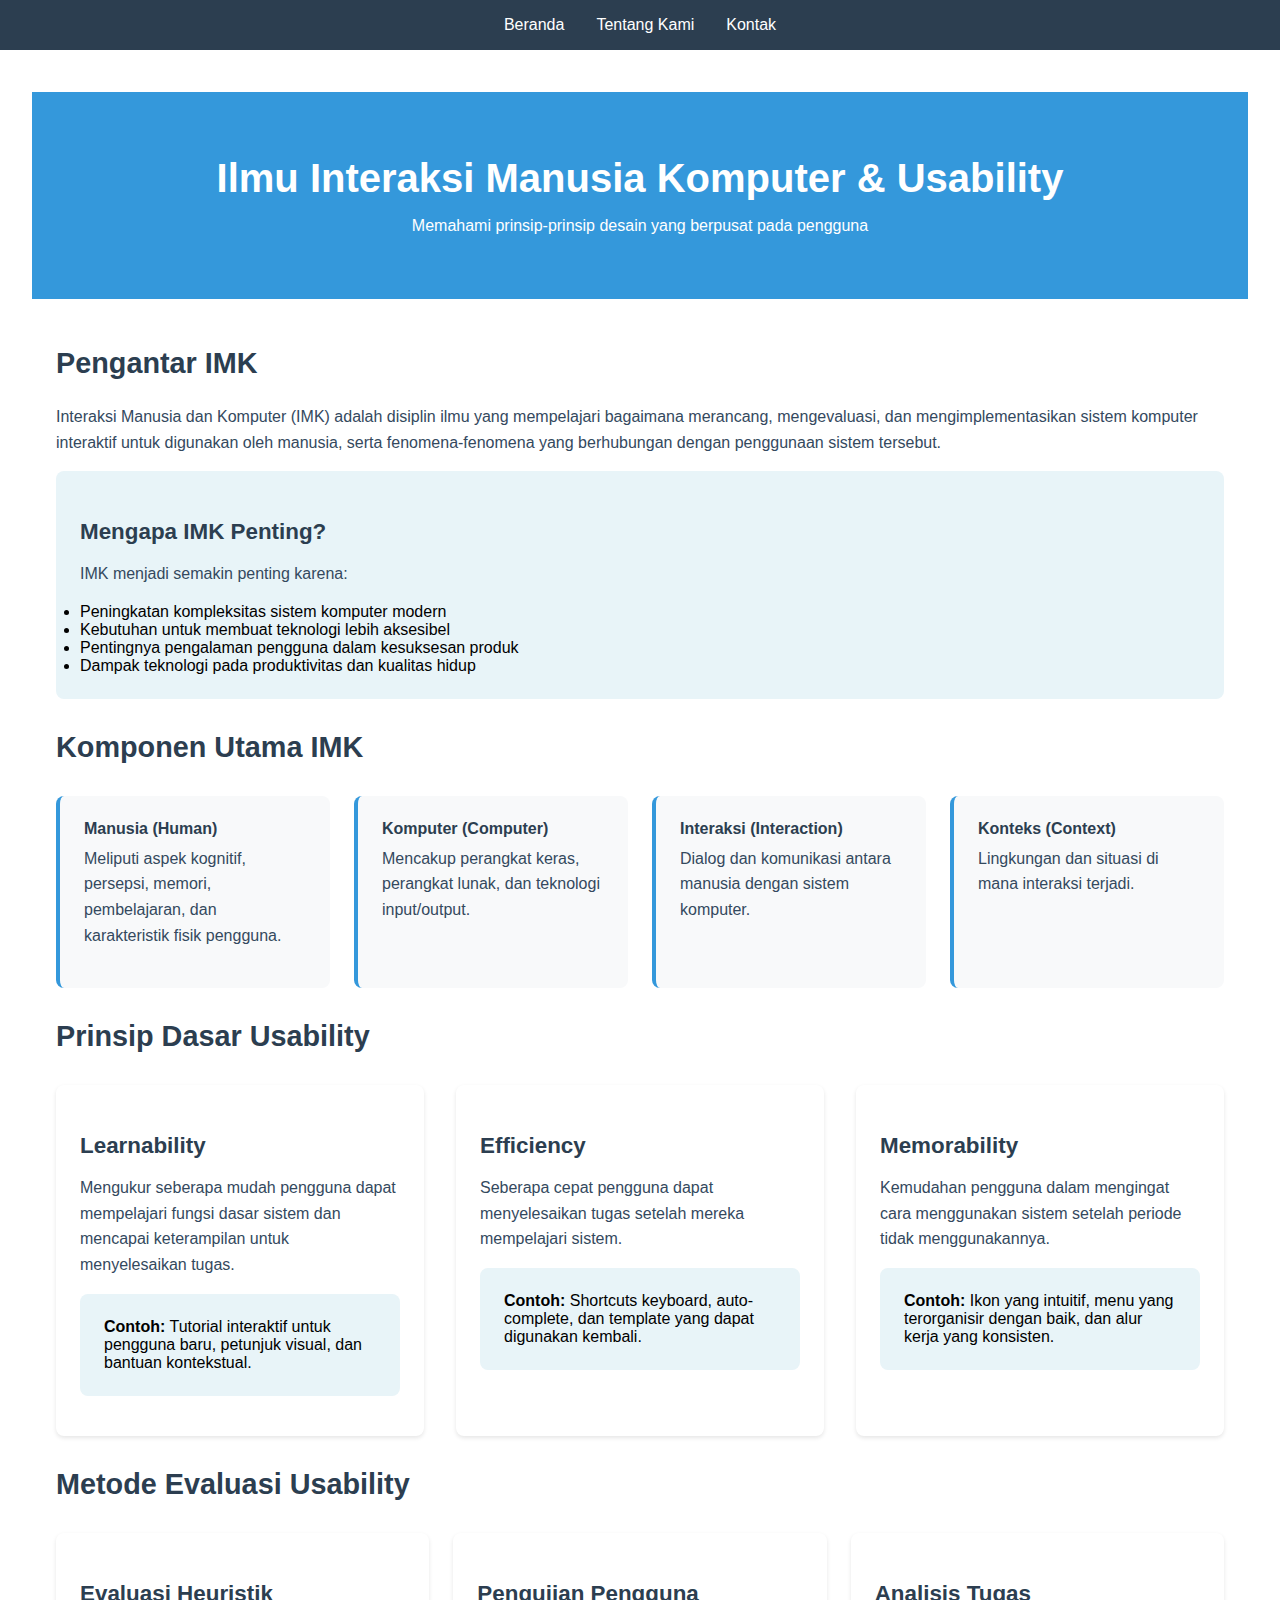
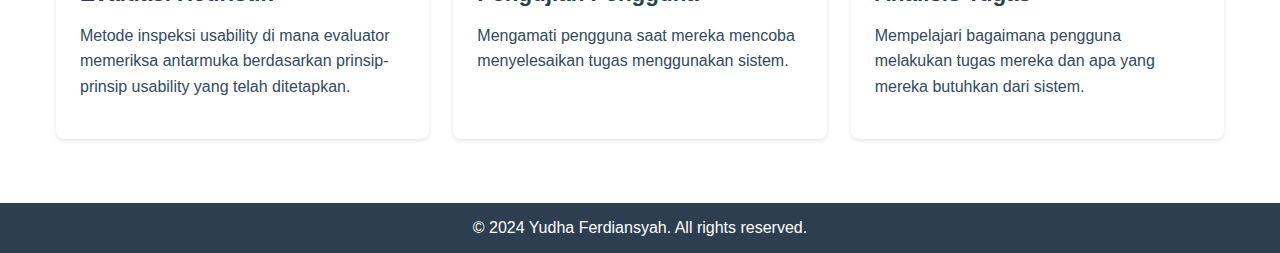
<file: index.html>
<!doctype html>
<html lang="id">

<head>
  <meta charset="UTF-8" />
  <meta name="viewport" content="width=device-width, initial-scale=1.0" />
  <title>IMK & Usability - Beranda</title>
  <link rel="stylesheet" href="style.css" />
</head>

<body>
  <nav>
    <ul>
      <li><a href="index.html">Beranda</a></li>
      <li><a href="about.html">Tentang Kami</a></li>
      <li><a href="contact.html">Kontak</a></li>
    </ul>
  </nav>

  <main>
    <div class="hero">
      <h1>Ilmu Interaksi Manusia Komputer & Usability</h1>
      <p>Memahami prinsip-prinsip desain yang berpusat pada pengguna</p>
    </div>

    <div class="content-section">
      <h2>Pengantar IMK</h2>
      <p>
        Interaksi Manusia dan Komputer (IMK) adalah disiplin ilmu yang
        mempelajari bagaimana merancang, mengevaluasi, dan mengimplementasikan
        sistem komputer interaktif untuk digunakan oleh manusia, serta
        fenomena-fenomena yang berhubungan dengan penggunaan sistem tersebut.
      </p>

      <div class="example-box">
        <h3>Mengapa IMK Penting?</h3>
        <p>IMK menjadi semakin penting karena:</p>
        <ul>
          <li>Peningkatan kompleksitas sistem komputer modern</li>
          <li>Kebutuhan untuk membuat teknologi lebih aksesibel</li>
          <li>Pentingnya pengalaman pengguna dalam kesuksesan produk</li>
          <li>Dampak teknologi pada produktivitas dan kualitas hidup</li>
        </ul>
      </div>
    </div>

    <div class="content-section">
      <h2>Komponen Utama IMK</h2>

      <div class="principles-grid">
        <div class="principle-card">
          <h4>Manusia (Human)</h4>
          <p>
            Meliputi aspek kognitif, persepsi, memori, pembelajaran, dan
            karakteristik fisik pengguna.
          </p>
        </div>
        <div class="principle-card">
          <h4>Komputer (Computer)</h4>
          <p>
            Mencakup perangkat keras, perangkat lunak, dan teknologi
            input/output.
          </p>
        </div>
        <div class="principle-card">
          <h4>Interaksi (Interaction)</h4>
          <p>Dialog dan komunikasi antara manusia dengan sistem komputer.</p>
        </div>
        <div class="principle-card">
          <h4>Konteks (Context)</h4>
          <p>Lingkungan dan situasi di mana interaksi terjadi.</p>
        </div>
      </div>
    </div>

    <div class="content-section">
      <h2>Prinsip Dasar Usability</h2>
      <div class="card-container">
        <div class="card">
          <h3>Learnability</h3>
          <p>
            Mengukur seberapa mudah pengguna dapat mempelajari fungsi dasar
            sistem dan mencapai keterampilan untuk menyelesaikan tugas.
          </p>
          <div class="example-box">
            <strong>Contoh:</strong> Tutorial interaktif untuk pengguna baru,
            petunjuk visual, dan bantuan kontekstual.
          </div>
        </div>
        <div class="card">
          <h3>Efficiency</h3>
          <p>
            Seberapa cepat pengguna dapat menyelesaikan tugas setelah mereka
            mempelajari sistem.
          </p>
          <div class="example-box">
            <strong>Contoh:</strong> Shortcuts keyboard, auto-complete, dan
            template yang dapat digunakan kembali.
          </div>
        </div>
        <div class="card">
          <h3>Memorability</h3>
          <p>
            Kemudahan pengguna dalam mengingat cara menggunakan sistem setelah
            periode tidak menggunakannya.
          </p>
          <div class="example-box">
            <strong>Contoh:</strong> Ikon yang intuitif, menu yang
            terorganisir dengan baik, dan alur kerja yang konsisten.
          </div>
        </div>
      </div>
    </div>

    <div class="content-section">
      <h2>Metode Evaluasi Usability</h2>
      <div class="evaluation-methods">
        <div class="method-card">
          <h3>Evaluasi Heuristik</h3>
          <p>
            Metode inspeksi usability di mana evaluator memeriksa antarmuka
            berdasarkan prinsip-prinsip usability yang telah ditetapkan.
          </p>
        </div>
        <div class="method-card">
          <h3>Pengujian Pengguna</h3>
          <p>
            Mengamati pengguna saat mereka mencoba menyelesaikan tugas
            menggunakan sistem.
          </p>
        </div>
        <div class="method-card">
          <h3>Analisis Tugas</h3>
          <p>
            Mempelajari bagaimana pengguna melakukan tugas mereka dan apa yang
            mereka butuhkan dari sistem.
          </p>
        </div>
      </div>
    </div>
  </main>

  <footer>
    <p>&copy; 2024 Yudha Ferdiansyah. All rights reserved.</p>
  </footer>
</body>

</html>
</file>
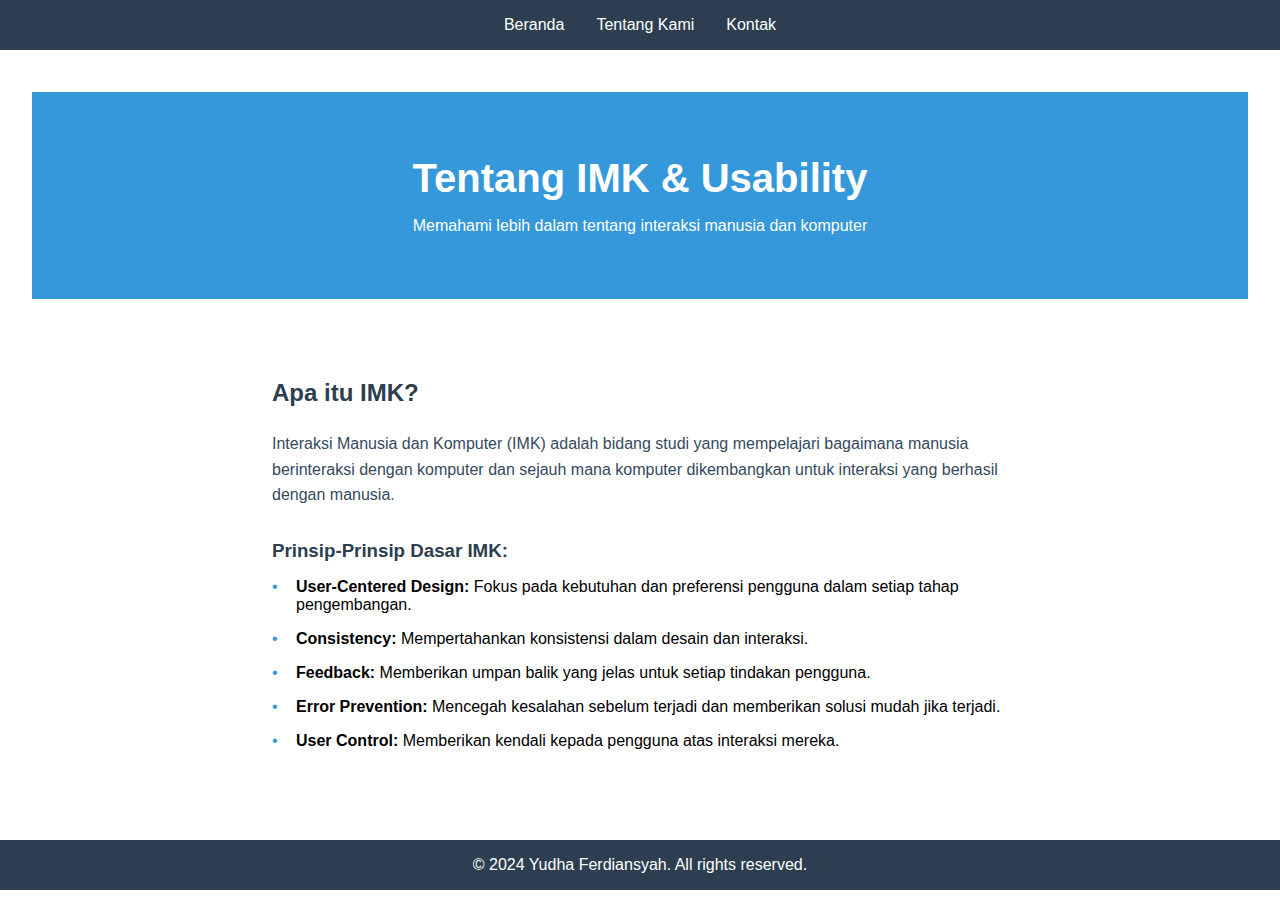
<file: about.html>
<!doctype html>
<html lang="id">
  <head>
    <meta charset="UTF-8" />
    <meta name="viewport" content="width=device-width, initial-scale=1.0" />
    <title>IMK & Usability - Tentang Kami</title>
    <link rel="stylesheet" href="style.css" />
  </head>

  <body>
    <nav>
      <ul>
        <li><a href="index.html">Beranda</a></li>
        <li><a href="about.html">Tentang Kami</a></li>
        <li><a href="contact.html">Kontak</a></li>
      </ul>
    </nav>

    <main>
      <div class="hero">
        <h1>Tentang IMK & Usability</h1>
        <p>Memahami lebih dalam tentang interaksi manusia dan komputer</p>
      </div>

      <div class="about-content">
        <h2>Apa itu IMK?</h2>
        <p>
          Interaksi Manusia dan Komputer (IMK) adalah bidang studi yang
          mempelajari bagaimana manusia berinteraksi dengan komputer dan sejauh
          mana komputer dikembangkan untuk interaksi yang berhasil dengan
          manusia.
        </p>

        <div class="principles">
          <h3>Prinsip-Prinsip Dasar IMK:</h3>
          <ul>
            <li>
              <strong>User-Centered Design:</strong> Fokus pada kebutuhan dan
              preferensi pengguna dalam setiap tahap pengembangan.
            </li>
            <li>
              <strong>Consistency:</strong> Mempertahankan konsistensi dalam
              desain dan interaksi.
            </li>
            <li>
              <strong>Feedback:</strong> Memberikan umpan balik yang jelas untuk
              setiap tindakan pengguna.
            </li>
            <li>
              <strong>Error Prevention:</strong> Mencegah kesalahan sebelum
              terjadi dan memberikan solusi mudah jika terjadi.
            </li>
            <li>
              <strong>User Control:</strong> Memberikan kendali kepada pengguna
              atas interaksi mereka.
            </li>
          </ul>
        </div>
      </div>
    </main>

    <footer>
      <p>&copy; 2024 Yudha Ferdiansyah. All rights reserved.</p>
    </footer>
  </body>
</html>
</file>
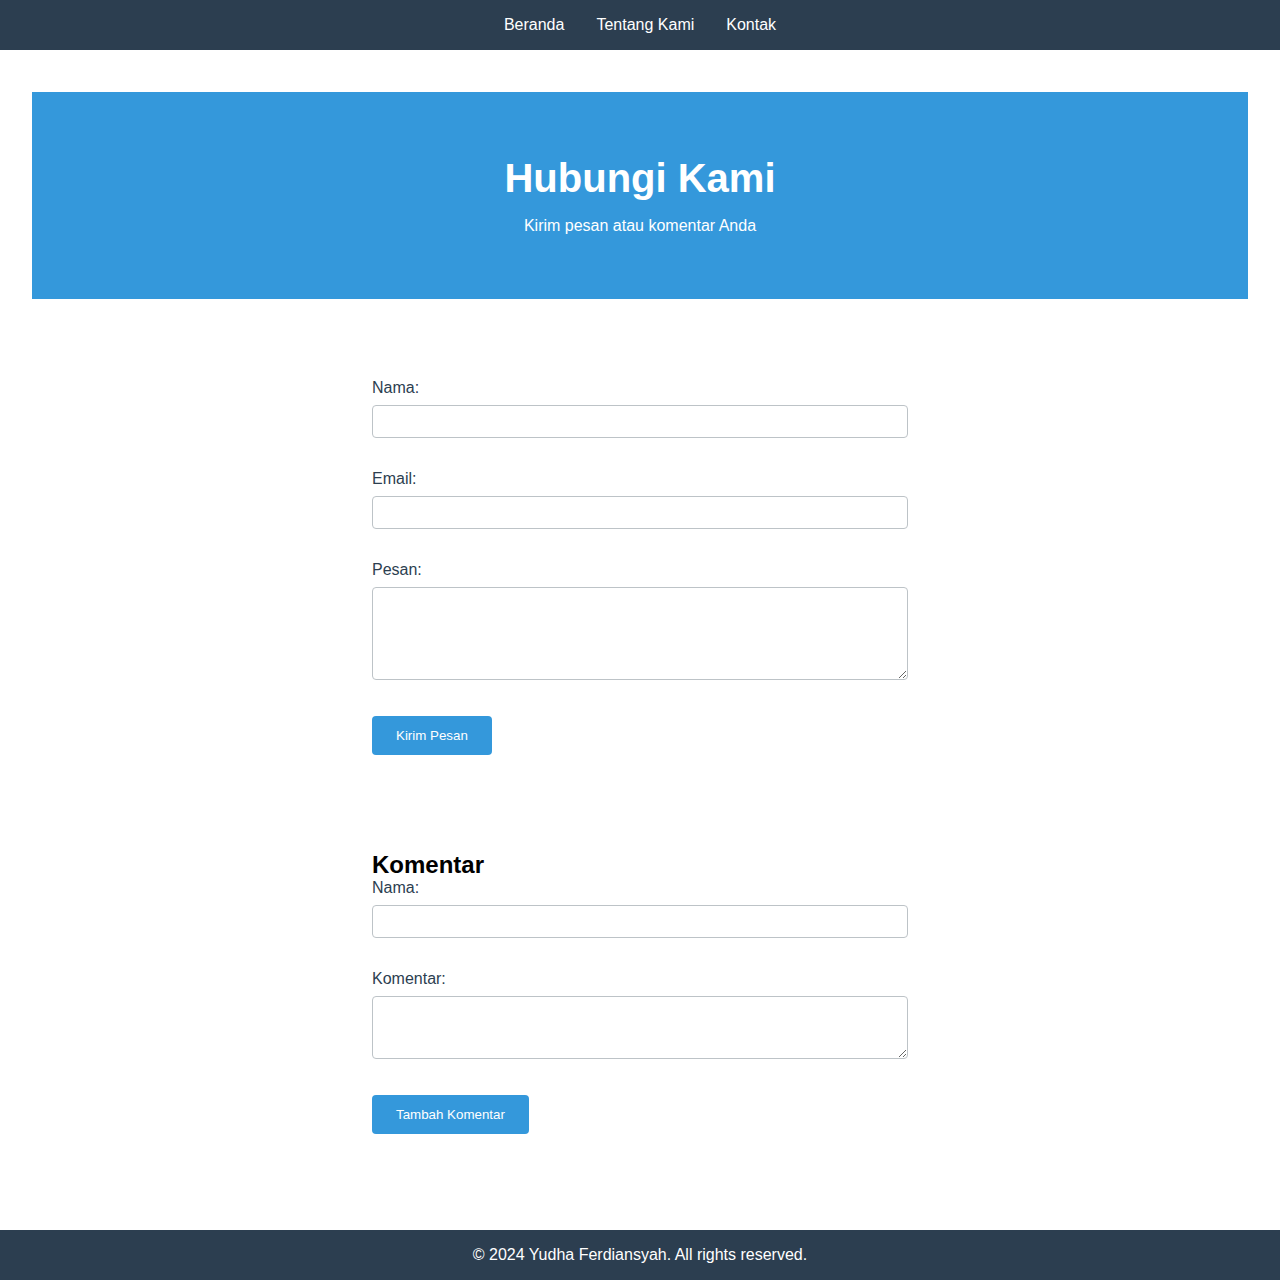
<file: contact.html>
<!doctype html>
<html lang="id">

<head>
  <meta charset="UTF-8" />
  <meta name="viewport" content="width=device-width, initial-scale=1.0" />
  <title>IMK & Usability - Kontak</title>
  <link rel="stylesheet" href="style.css" />
</head>

<body>
  <nav>
    <ul>
      <li><a href="index.html">Beranda</a></li>
      <li><a href="about.html">Tentang Kami</a></li>
      <li><a href="contact.html">Kontak</a></li>
    </ul>
  </nav>

  <main>
    <div class="hero">
      <h1>Hubungi Kami</h1>
      <p>Kirim pesan atau komentar Anda</p>
    </div>

    <form class="contact-form">
      <div class="form-group">
        <label for="name">Nama:</label>
        <input type="text" id="name" required />
      </div>
      <div class="form-group">
        <label for="email">Email:</label>
        <input type="email" id="email" required />
      </div>
      <div class="form-group">
        <label for="message">Pesan:</label>
        <textarea id="message" rows="5" required></textarea>
      </div>
      <button type="submit">Kirim Pesan</button>
    </form>

    <div class="comments-section">
      <h2>Komentar</h2>
      <div id="comments"></div>
      <form id="commentForm">
        <div class="form-group">
          <label for="commentName">Nama:</label>
          <input type="text" id="commentName" required />
        </div>
        <div class="form-group">
          <label for="commentText">Komentar:</label>
          <textarea id="commentText" rows="3" required></textarea>
        </div>
        <button type="submit">Tambah Komentar</button>
      </form>
    </div>
  </main>

  <footer>
    <p>&copy; 2024 Yudha Ferdiansyah. All rights reserved.</p>
  </footer>

  <script>
    // Handle contact form submission
    document
      .querySelector(".contact-form")
      .addEventListener("submit", function (e) {
        e.preventDefault();
        alert("Terima kasih! Pesan Anda telah terkirim.");
        this.reset();
      });

    // Handle comments
    document
      .getElementById("commentForm")
      .addEventListener("submit", function (e) {
        e.preventDefault();
        const name = document.getElementById("commentName").value;
        const text = document.getElementById("commentText").value;

        const comment = document.createElement("div");
        comment.className = "comment";
        comment.innerHTML = `
                <strong>${name}</strong>
                <p>${text}</p>
            `;

        document.getElementById("comments").appendChild(comment);
        this.reset();
      });
  </script>
</body>

</html>
</file>
<file: style.css>
.about-content {
  max-width: 800px;
  margin: 0 auto;
  padding: 2rem;
}

.about-content h2 {
  color: #2c3e50;
  margin-bottom: 1.5rem;
}

.about-content p {
  line-height: 1.6;
  margin-bottom: 1rem;
  color: #34495e;
}

.principles {
  margin-top: 2rem;
}

.principles h3 {
  color: #2c3e50;
  margin-bottom: 1rem;
}

.principles ul {
  list-style-type: none;
}

.principles li {
  margin-bottom: 1rem;
  padding-left: 1.5rem;
  position: relative;
}

.principles li::before {
  content: "•";
  color: #3498db;
  position: absolute;
  left: 0;
}

.contact-form {
  max-width: 600px;
  margin: 0 auto;
  padding: 2rem;
}

.form-group {
  margin-bottom: 1rem;
}

label {
  display: block;
  margin-bottom: 0.5rem;
  color: #2c3e50;
}

input,
textarea {
  width: 100%;
  padding: 0.5rem;
  border: 1px solid #bdc3c7;
  border-radius: 4px;
  margin-bottom: 1rem;
}

button {
  background-color: #3498db;
  color: white;
  padding: 0.75rem 1.5rem;
  border: none;
  border-radius: 4px;
  cursor: pointer;
  transition: background-color 0.3s;
}

button:hover {
  background-color: #2980b9;
}

.comments-section {
  max-width: 600px;
  margin: 2rem auto;
  padding: 2rem;
}

.comment {
  background-color: #f8f9fa;
  padding: 1rem;
  border-radius: 4px;
  margin-bottom: 1rem;
}

/* Common Styles */
* {
  margin: 0;
  padding: 0;
  box-sizing: border-box;
  font-family: "Segoe UI", Tahoma, Geneva, Verdana, sans-serif;
}

nav {
  background-color: #2c3e50;
  padding: 1rem;
  position: fixed;
  width: 100%;
  top: 0;
  z-index: 100;
}

nav ul {
  list-style: none;
  display: flex;
  justify-content: center;
  gap: 2rem;
}

nav a {
  color: white;
  text-decoration: none;
  font-weight: 500;
  transition: color 0.3s;
}

nav a:hover {
  color: #3498db;
}

main {
  margin-top: 60px;
  padding: 2rem;
  min-height: calc(100vh - 120px);
}

.hero {
  background-color: #3498db;
  color: white;
  padding: 4rem 2rem;
  text-align: center;
  margin-bottom: 3rem;
}

.hero h1 {
  color: white;
  font-size: 2.5rem;
  margin-bottom: 1rem;
}

.card-container {
  display: grid;
  grid-template-columns: repeat(auto-fit, minmax(300px, 1fr));
  gap: 2rem;
  margin-top: 2rem;
  max-width: 1200px;
  margin-left: auto;
  margin-right: auto;
}

.card {
  background-color: white;
  border-radius: 8px;
  padding: 1.5rem;
  box-shadow: 0 2px 4px rgba(0, 0, 0, 0.1);
  transition: transform 0.3s;
}

.card:hover {
  transform: translateY(-5px);
}

footer {
  background-color: #2c3e50;
  color: white;
  text-align: center;
  padding: 1rem;
}

.content-section {
  max-width: 1200px;
  margin: 2rem auto;
  padding: 0 1rem;
}

.content-section h2 {
  color: #2c3e50;
  margin-bottom: 1.5rem;
  font-size: 1.8rem;
}

.content-section h3 {
  color: #2c3e50;
  margin: 1.5rem 0 1rem 0;
  font-size: 1.4rem;
}

.content-section p {
  line-height: 1.6;
  margin-bottom: 1rem;
  color: #34495e;
}

.principles-grid {
  display: grid;
  grid-template-columns: repeat(auto-fit, minmax(250px, 1fr));
  gap: 1.5rem;
  margin: 2rem 0;
}

.principle-card {
  background-color: #f8f9fa;
  padding: 1.5rem;
  border-radius: 8px;
  border-left: 4px solid #3498db;
}

.principle-card h4 {
  color: #2c3e50;
  margin-bottom: 0.5rem;
}

.example-box {
  background-color: #e8f4f8;
  padding: 1.5rem;
  border-radius: 8px;
  margin: 1rem 0;
}

.evaluation-methods {
  display: grid;
  grid-template-columns: repeat(auto-fit, minmax(300px, 1fr));
  gap: 1.5rem;
  margin: 2rem 0;
}

.method-card {
  background-color: white;
  padding: 1.5rem;
  border-radius: 8px;
  box-shadow: 0 2px 4px rgba(0, 0, 0, 0.1);
}
</file>
